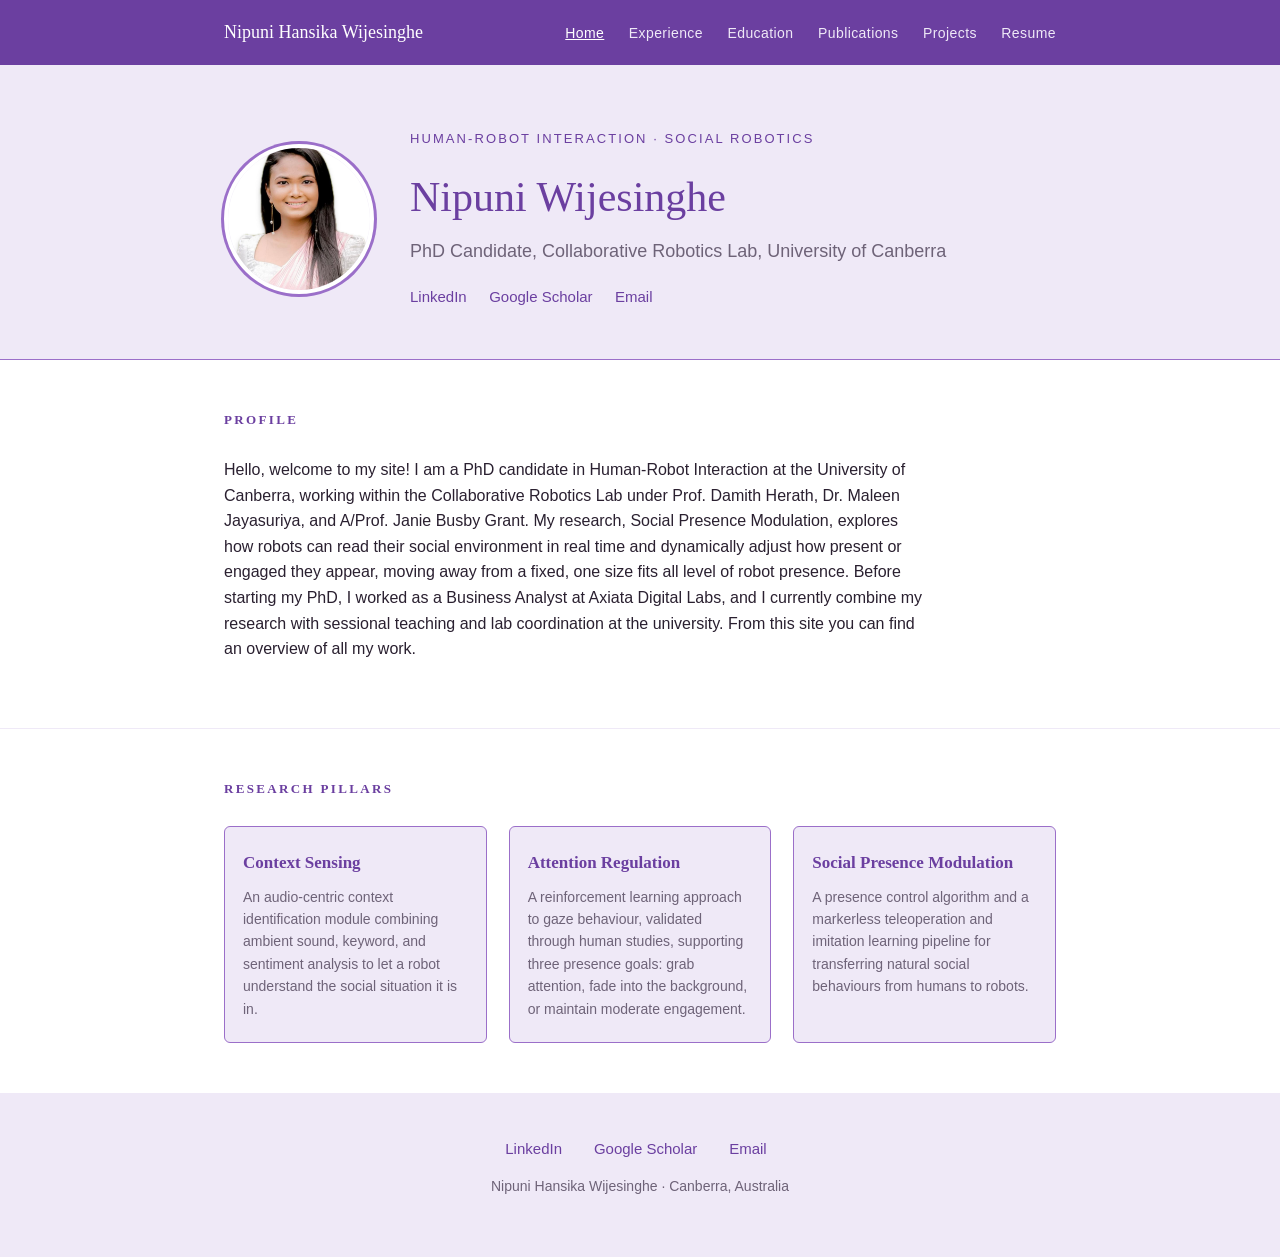
<file: index.html>
<!DOCTYPE html>
<html lang="en">
<head>
<meta charset="UTF-8">
<meta name="viewport" content="width=device-width, initial-scale=1.0">
<title>Nipuni Wijesinghe | Human-Robot Interaction Researcher</title>
<meta name="description" content="Nipuni Wijesinghe, PhD candidate in Human-Robot Interaction, Collaborative Robotics Lab, University of Canberra.">
<link rel="stylesheet" href="style.css">
</head>
<body>

<nav class="site-nav">
  <div class="wrap">
    <div class="brand"><a href="index.html">Nipuni Hansika Wijesinghe</a></div>
    <div class="nav-links">
      <a href="index.html" class="active">Home</a>
      <a href="experience.html">Experience</a>
      <a href="education.html">Education</a>
      <a href="publications.html">Publications</a>
      <a href="projects.html">Projects</a>
      <a href="NHW_CV.pdf">Resume</a>
    </div>
  </div>
</nav>

<header class="hero">
  <div class="wrap hero-inner">
    <!-- Replace profile.jpg with your own photo, keep the same filename, or update the src below to a different filename -->
    <img class="profile-photo" src="NHW.jpg" alt="Photo of Nipuni Wijesinghe" onerror="this.style.display='none'">
    <div>
      <div class="eyebrow">Human-Robot Interaction &middot; Social Robotics</div>
      <h1 class="name">Nipuni Wijesinghe</h1>
      <div class="tagline">PhD Candidate, Collaborative Robotics Lab, University of Canberra</div>
      <div class="links">
        <a href="https://www.linkedin.com/in/nipuni-h-wijesinghe" target="_blank">LinkedIn</a>
        <a href="https://scholar.google.com/citations?user=nkmKtdkAAAAJ&hl=en" target="_blank">Google Scholar</a>
        <a href="mailto:Nipuni.Wijesinghe@canberra.edu.au">Email</a>
      </div>
    </div>
  </div>
</header>

<section>
  <div class="wrap">
    <h2 class="section-title">Profile</h2>
    <p>Hello, welcome to my site! I am a PhD candidate in Human-Robot Interaction at the University of Canberra, working within the Collaborative Robotics Lab under Prof. Damith Herath, Dr. Maleen Jayasuriya, and A/Prof. Janie Busby Grant. My research, Social Presence Modulation, explores how robots can read their social environment in real time and dynamically adjust how present or engaged they appear, moving away from a fixed, one size fits all level of robot presence. Before starting my PhD, I worked as a Business Analyst at Axiata Digital Labs, and I currently combine my research with sessional teaching and lab coordination at the university. From this site you can find an overview of all my work. </p>
  </div>
</section>

<section>
  <div class="wrap">
    <h2 class="section-title">Research Pillars</h2>
    <div class="pillars">
      <div class="pillar">
        <h3>Context Sensing</h3>
        <p>An audio-centric context identification module combining ambient sound, keyword, and sentiment analysis to let a robot understand the social situation it is in.</p>
      </div>
      <div class="pillar">
        <h3>Attention Regulation</h3>
        <p>A reinforcement learning approach to gaze behaviour, validated through human studies, supporting three presence goals: grab attention, fade into the background, or maintain moderate engagement.</p>
      </div>
      <div class="pillar">
        <h3>Social Presence Modulation</h3>
        <p>A presence control algorithm and a markerless teleoperation and imitation learning pipeline for transferring natural social behaviours from humans to robots.</p>
      </div>
    </div>
  </div>
</section>

<footer>
  <div class="wrap">
    <div class="links">
      <a href="https://www.linkedin.com/in/nipuni-h-wijesinghe" target="_blank">LinkedIn</a>
      <a href="https://scholar.google.com/citations?user=nkmKtdkAAAAJ&hl=en" target="_blank">Google Scholar</a>
      <a href="mailto:Nipuni.Wijesinghe@canberra.edu.au">Email</a>
    </div>
    <div style="margin-top: 14px;">Nipuni Hansika Wijesinghe &middot; Canberra, Australia</div>
  </div>
</footer>

</body>
</html>
</file>
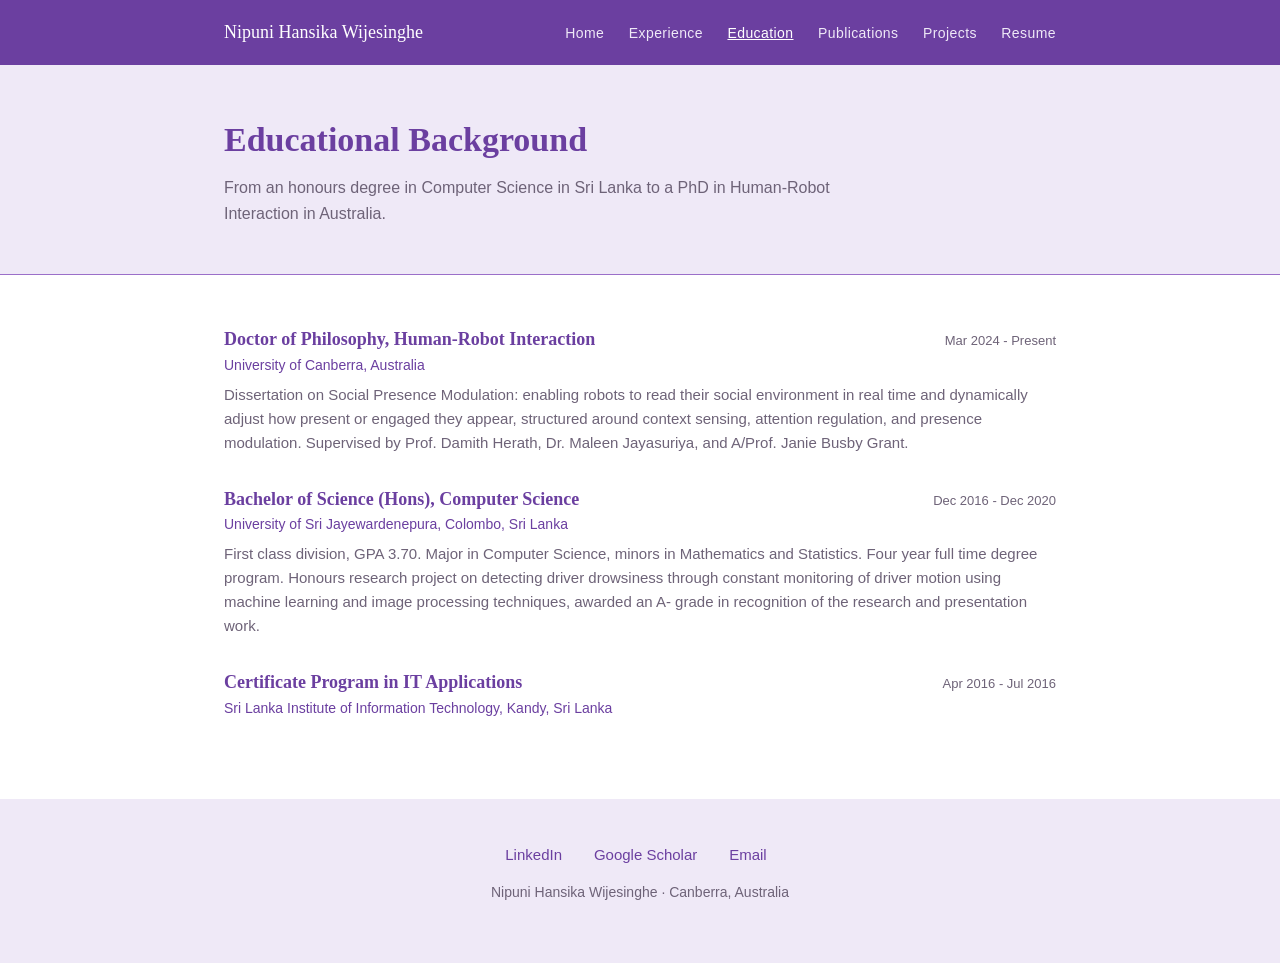
<file: education.html>
<!DOCTYPE html>
<html lang="en">
<head>
<meta charset="UTF-8">
<meta name="viewport" content="width=device-width, initial-scale=1.0">
<title>Education | Nipuni Hansika Wijesinghe</title>
<link rel="stylesheet" href="style.css">
</head>
<body>

<nav class="site-nav">
  <div class="wrap">
    <div class="brand"><a href="index.html">Nipuni Hansika Wijesinghe</a></div>
    <div class="nav-links">
      <a href="index.html">Home</a>
      <a href="experience.html">Experience</a>
      <a href="education.html" class="active">Education</a>
      <a href="publications.html">Publications</a>
      <a href="projects.html">Projects</a>
      <a href="NHW_CV.pdf">Resume</a>
    </div>
  </div>
</nav>

<header class="page-header">
  <div class="wrap">
    <h1>Educational Background</h1>
    <p>From an honours degree in Computer Science in Sri Lanka to a PhD in Human-Robot Interaction in Australia.</p>
  </div>
</header>

<section>
  <div class="wrap">

    <div class="entry">
      <div class="entry-head">
        <h3>Doctor of Philosophy, Human-Robot Interaction</h3>
        <span class="date">Mar 2024 - Present</span>
      </div>
      <div class="org">University of Canberra, Australia</div>
      <div class="desc">Dissertation on Social Presence Modulation: enabling robots to read their social environment in real time and dynamically adjust how present or engaged they appear, structured around context sensing, attention regulation, and presence modulation. Supervised by Prof. Damith Herath, Dr. Maleen Jayasuriya, and A/Prof. Janie Busby Grant.</div>
    </div>

    <div class="entry">
      <div class="entry-head">
        <h3>Bachelor of Science (Hons), Computer Science</h3>
        <span class="date">Dec 2016 - Dec 2020</span>
      </div>
      <div class="org">University of Sri Jayewardenepura, Colombo, Sri Lanka</div>
      <div class="desc">First class division, GPA 3.70. Major in Computer Science, minors in Mathematics and Statistics. Four year full time degree program. Honours research project on detecting driver drowsiness through constant monitoring of driver motion using machine learning and image processing techniques, awarded an A- grade in recognition of the research and presentation work.</div>
    </div>

    <div class="entry">
      <div class="entry-head">
        <h3>Certificate Program in IT Applications</h3>
        <span class="date">Apr 2016 - Jul 2016</span>
      </div>
      <div class="org">Sri Lanka Institute of Information Technology, Kandy, Sri Lanka</div>
    </div>

  </div>
</section>

<footer>
  <div class="wrap">
    <div class="links">
      <a href="https://www.linkedin.com/in/nipuni-wijeinghe" target="_blank">LinkedIn</a>
      <a href="https://scholar.google.com/citations?user=nkmKtdkAAAAJ&hl=en" target="_blank">Google Scholar</a>
      <a href="mailto:Nipuni.Wijesinghee@canberra.edu.au">Email</a>
    </div>
    <div style="margin-top: 14px;">Nipuni Hansika Wijesinghe &middot; Canberra, Australia</div>
  </div>
</footer>

</body>
</html>
</file>
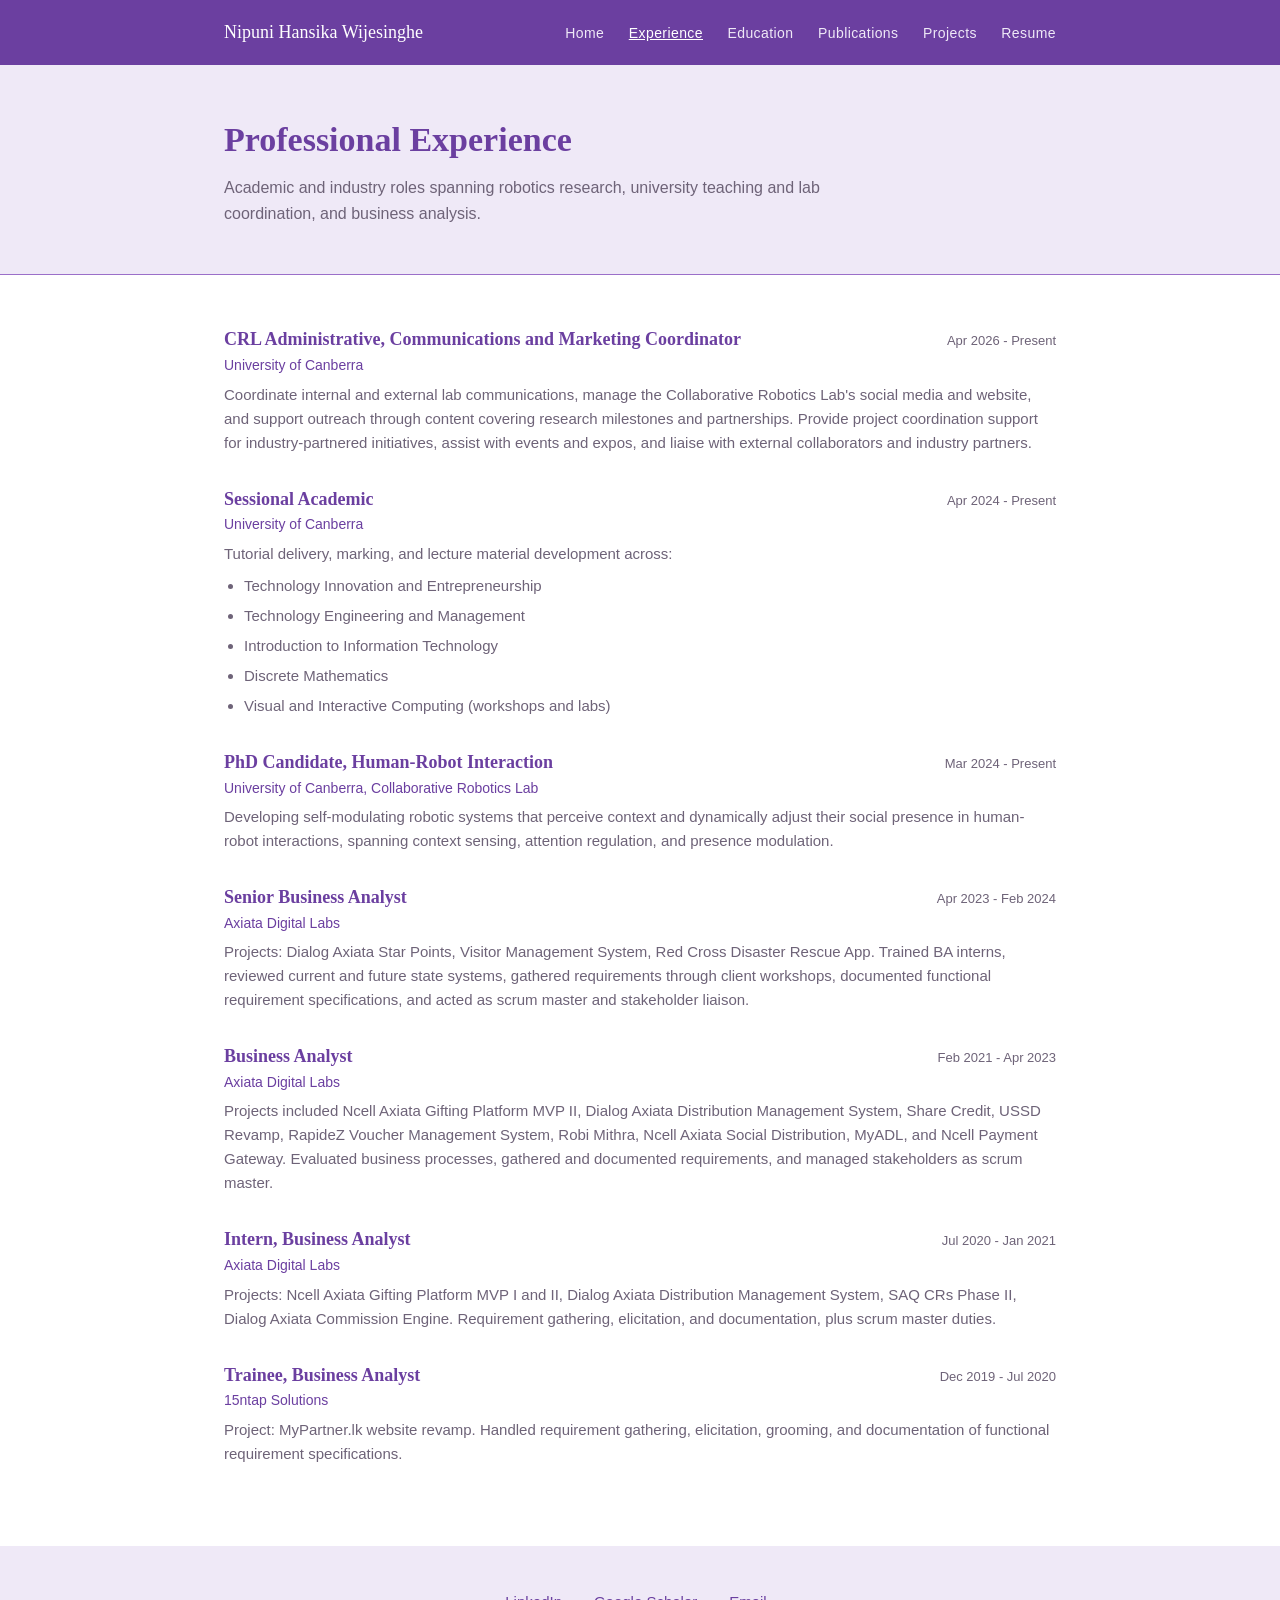
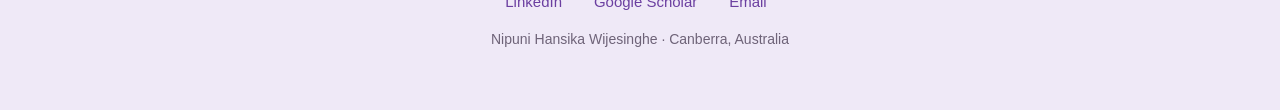
<file: experience.html>
<!DOCTYPE html>
<html lang="en">
<head>
<meta charset="UTF-8">
<meta name="viewport" content="width=device-width, initial-scale=1.0">
<title>Experience | Nipuni Hansika Wijesinghe</title>
<link rel="stylesheet" href="style.css">
</head>
<body>

<nav class="site-nav">
  <div class="wrap">
    <div class="brand"><a href="index.html">Nipuni Hansika Wijesinghe</a></div>
    <div class="nav-links">
      <a href="index.html">Home</a>
      <a href="experience.html" class="active">Experience</a>
      <a href="education.html">Education</a>
      <a href="publications.html">Publications</a>
      <a href="projects.html">Projects</a>
      <a href="NHW_CV.pdf">Resume</a>
    </div>
  </div>
</nav>

<header class="page-header">
  <div class="wrap">
    <h1>Professional Experience</h1>
    <p>Academic and industry roles spanning robotics research, university teaching and lab coordination, and business analysis.</p>
  </div>
</header>

<section>
  <div class="wrap">

    <div class="entry">
      <div class="entry-head">
        <h3>CRL Administrative, Communications and Marketing Coordinator</h3>
        <span class="date">Apr 2026 - Present</span>
      </div>
      <div class="org">University of Canberra</div>
      <div class="desc">Coordinate internal and external lab communications, manage the Collaborative Robotics Lab's social media and website, and support outreach through content covering research milestones and partnerships. Provide project coordination support for industry-partnered initiatives, assist with events and expos, and liaise with external collaborators and industry partners.</div>
    </div>

    <div class="entry">
      <div class="entry-head">
        <h3>Sessional Academic</h3>
        <span class="date">Apr 2024 - Present</span>
      </div>
      <div class="org">University of Canberra</div>
      <div class="desc">Tutorial delivery, marking, and lecture material development across:
        <ul class="plain">
          <li>Technology Innovation and Entrepreneurship</li>
          <li>Technology Engineering and Management</li>
          <li>Introduction to Information Technology</li>
          <li>Discrete Mathematics</li>
          <li>Visual and Interactive Computing (workshops and labs)</li>
        </ul>
      </div>
    </div>

    <div class="entry">
      <div class="entry-head">
        <h3>PhD Candidate, Human-Robot Interaction</h3>
        <span class="date">Mar 2024 - Present</span>
      </div>
      <div class="org">University of Canberra, Collaborative Robotics Lab</div>
      <div class="desc">Developing self-modulating robotic systems that perceive context and dynamically adjust their social presence in human-robot interactions, spanning context sensing, attention regulation, and presence modulation.</div>
    </div>

    <div class="entry">
      <div class="entry-head">
        <h3>Senior Business Analyst</h3>
        <span class="date">Apr 2023 - Feb 2024</span>
      </div>
      <div class="org">Axiata Digital Labs</div>
      <div class="desc">Projects: Dialog Axiata Star Points, Visitor Management System, Red Cross Disaster Rescue App. Trained BA interns, reviewed current and future state systems, gathered requirements through client workshops, documented functional requirement specifications, and acted as scrum master and stakeholder liaison.</div>
    </div>

    <div class="entry">
      <div class="entry-head">
        <h3>Business Analyst</h3>
        <span class="date">Feb 2021 - Apr 2023</span>
      </div>
      <div class="org">Axiata Digital Labs</div>
      <div class="desc">Projects included Ncell Axiata Gifting Platform MVP II, Dialog Axiata Distribution Management System, Share Credit, USSD Revamp, RapideZ Voucher Management System, Robi Mithra, Ncell Axiata Social Distribution, MyADL, and Ncell Payment Gateway. Evaluated business processes, gathered and documented requirements, and managed stakeholders as scrum master.</div>
    </div>

    <div class="entry">
      <div class="entry-head">
        <h3>Intern, Business Analyst</h3>
        <span class="date">Jul 2020 - Jan 2021</span>
      </div>
      <div class="org">Axiata Digital Labs</div>
      <div class="desc">Projects: Ncell Axiata Gifting Platform MVP I and II, Dialog Axiata Distribution Management System, SAQ CRs Phase II, Dialog Axiata Commission Engine. Requirement gathering, elicitation, and documentation, plus scrum master duties.</div>
    </div>

    <div class="entry">
      <div class="entry-head">
        <h3>Trainee, Business Analyst</h3>
        <span class="date">Dec 2019 - Jul 2020</span>
      </div>
      <div class="org">15ntap Solutions</div>
      <div class="desc">Project: MyPartner.lk website revamp. Handled requirement gathering, elicitation, grooming, and documentation of functional requirement specifications.</div>
    </div>

  </div>
</section>

<footer>
  <div class="wrap">
    <div class="links">
      <a href="https://www.linkedin.com/in/nipuni-wijeinghe" target="_blank">LinkedIn</a>
      <a href="https://scholar.google.com/citations?user=nkmKtdkAAAAJ&hl=en" target="_blank">Google Scholar</a>
      <a href="mailto:Nipuni.Wijesinghee@canberra.edu.au">Email</a>
    </div>
    <div style="margin-top: 14px;">Nipuni Hansika Wijesinghe &middot; Canberra, Australia</div>
  </div>
</footer>

</body>
</html>
</file>
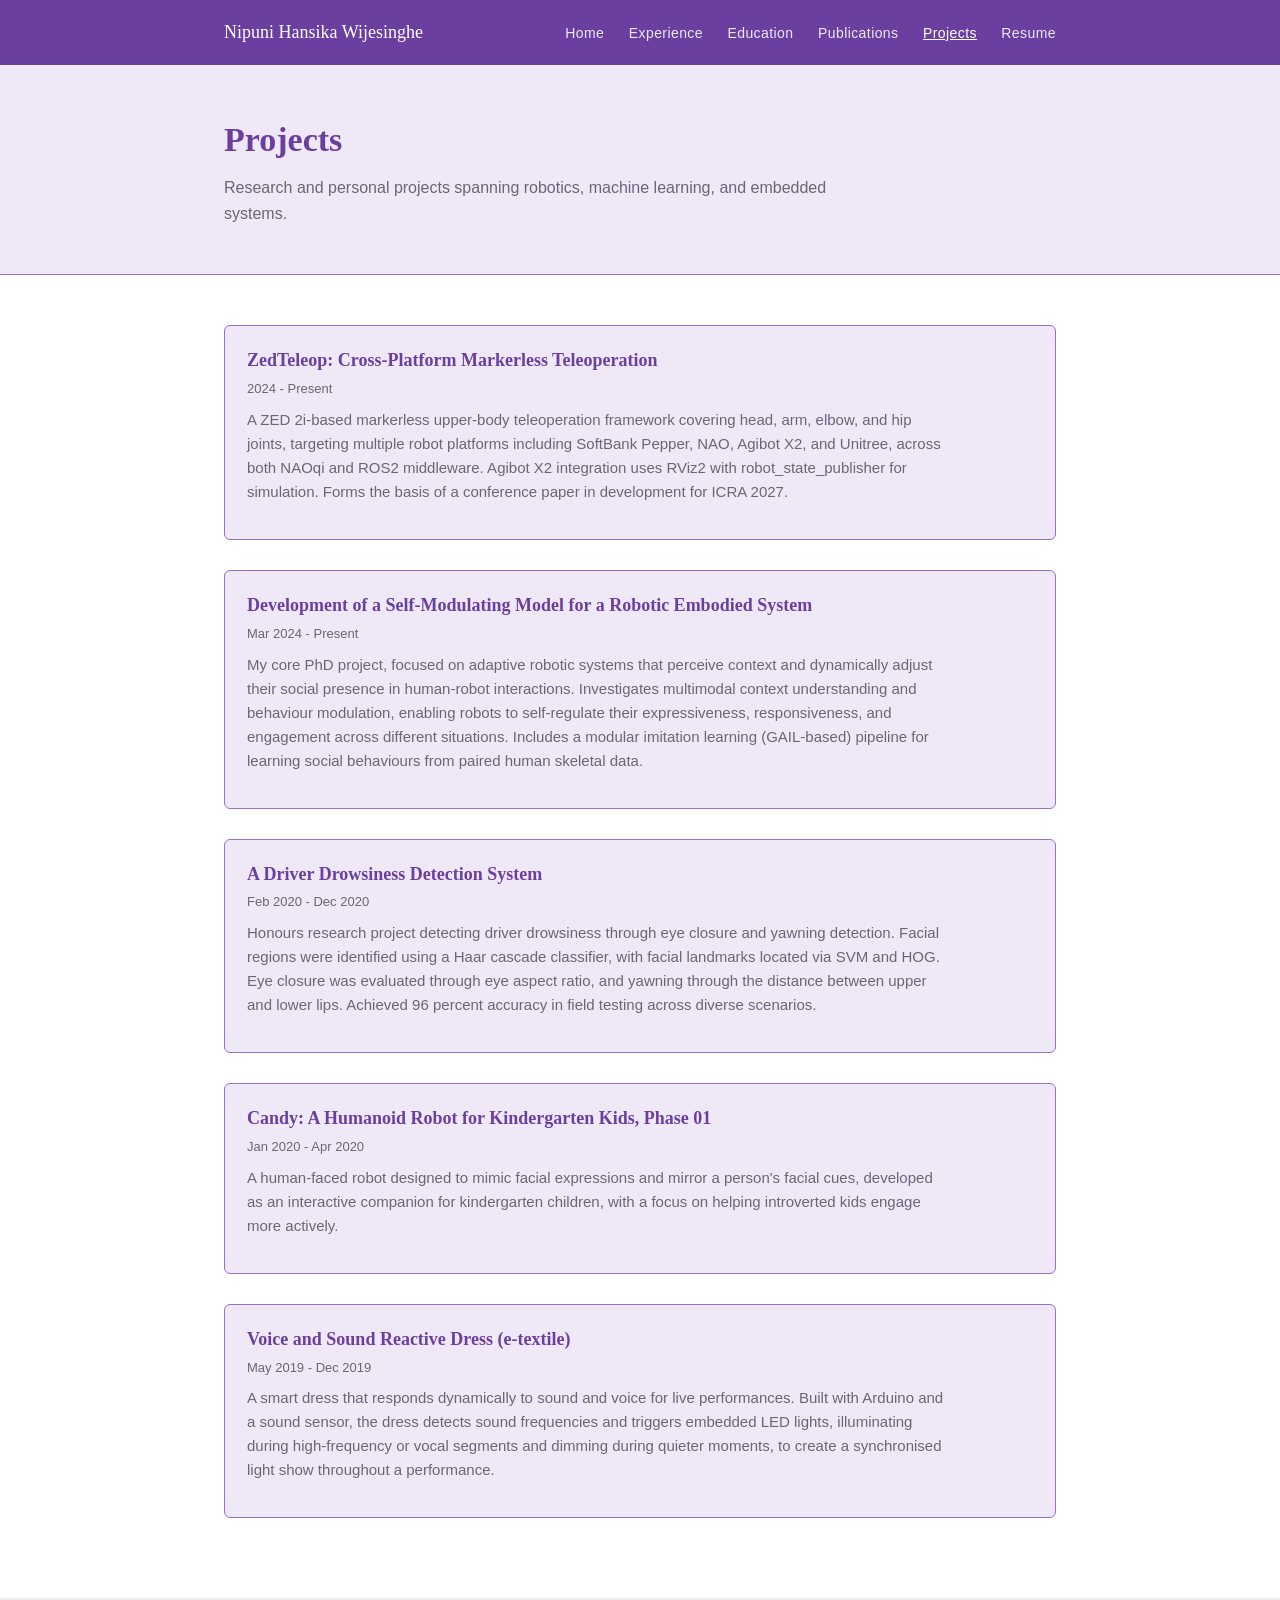
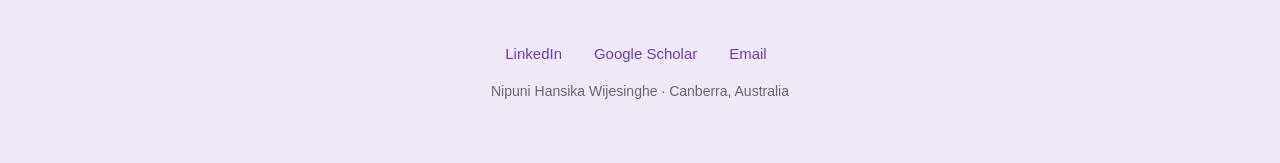
<file: projects.html>
<!DOCTYPE html>
<html lang="en">
<head>
<meta charset="UTF-8">
<meta name="viewport" content="width=device-width, initial-scale=1.0">
<title>Projects | Nipuni Hansika Wijesinghe</title>
<link rel="stylesheet" href="style.css">
</head>
<body>

<nav class="site-nav">
  <div class="wrap">
    <div class="brand"><a href="index.html">Nipuni Hansika Wijesinghe</a></div>
    <div class="nav-links">
      <a href="index.html">Home</a>
      <a href="experience.html">Experience</a>
      <a href="education.html">Education</a>
      <a href="publications.html">Publications</a>
      <a href="projects.html" class="active">Projects</a>
      <a href="NHW_CV.pdf">Resume</a>
    </div>
  </div>
</nav>

<header class="page-header">
  <div class="wrap">
    <h1>Projects</h1>
    <p>Research and personal projects spanning robotics, machine learning, and embedded systems.</p>
  </div>
</header>

<section>
  <div class="wrap">

    <div class="project-card">
      <h3>ZedTeleop: Cross-Platform Markerless Teleoperation</h3>
      <div class="date">2024 - Present</div>
      <p>A ZED 2i-based markerless upper-body teleoperation framework covering head, arm, elbow, and hip joints, targeting multiple robot platforms including SoftBank Pepper, NAO, Agibot X2, and Unitree, across both NAOqi and ROS2 middleware. Agibot X2 integration uses RViz2 with robot_state_publisher for simulation. Forms the basis of a conference paper in development for ICRA 2027.</p>
    </div>

    <div class="project-card">
      <h3>Development of a Self-Modulating Model for a Robotic Embodied System</h3>
      <div class="date">Mar 2024 - Present</div>
      <p>My core PhD project, focused on adaptive robotic systems that perceive context and dynamically adjust their social presence in human-robot interactions. Investigates multimodal context understanding and behaviour modulation, enabling robots to self-regulate their expressiveness, responsiveness, and engagement across different situations. Includes a modular imitation learning (GAIL-based) pipeline for learning social behaviours from paired human skeletal data.</p>
    </div>

    <div class="project-card">
      <h3>A Driver Drowsiness Detection System</h3>
      <div class="date">Feb 2020 - Dec 2020</div>
      <p>Honours research project detecting driver drowsiness through eye closure and yawning detection. Facial regions were identified using a Haar cascade classifier, with facial landmarks located via SVM and HOG. Eye closure was evaluated through eye aspect ratio, and yawning through the distance between upper and lower lips. Achieved 96 percent accuracy in field testing across diverse scenarios.</p>
    </div>

    <div class="project-card">
      <h3>Candy: A Humanoid Robot for Kindergarten Kids, Phase 01</h3>
      <div class="date">Jan 2020 - Apr 2020</div>
      <p>A human-faced robot designed to mimic facial expressions and mirror a person's facial cues, developed as an interactive companion for kindergarten children, with a focus on helping introverted kids engage more actively.</p>
    </div>

    <div class="project-card">
      <h3>Voice and Sound Reactive Dress (e-textile)</h3>
      <div class="date">May 2019 - Dec 2019</div>
      <p>A smart dress that responds dynamically to sound and voice for live performances. Built with Arduino and a sound sensor, the dress detects sound frequencies and triggers embedded LED lights, illuminating during high-frequency or vocal segments and dimming during quieter moments, to create a synchronised light show throughout a performance.</p>
    </div>

  </div>
</section>

<footer>
  <div class="wrap">
    <div class="links">
      <a href="https://www.linkedin.com/in/nipuni-wijeinghe" target="_blank">LinkedIn</a>
      <a href="https://scholar.google.com/citations?user=nkmKtdkAAAAJ&hl=en" target="_blank">Google Scholar</a>
      <a href="mailto:Nipuni.Wijesinghee@canberra.edu.au">Email</a>
    </div>
    <div style="margin-top: 14px;">Nipuni Hansika Wijesinghe &middot; Canberra, Australia</div>
  </div>
</footer>

</body>
</html>
</file>
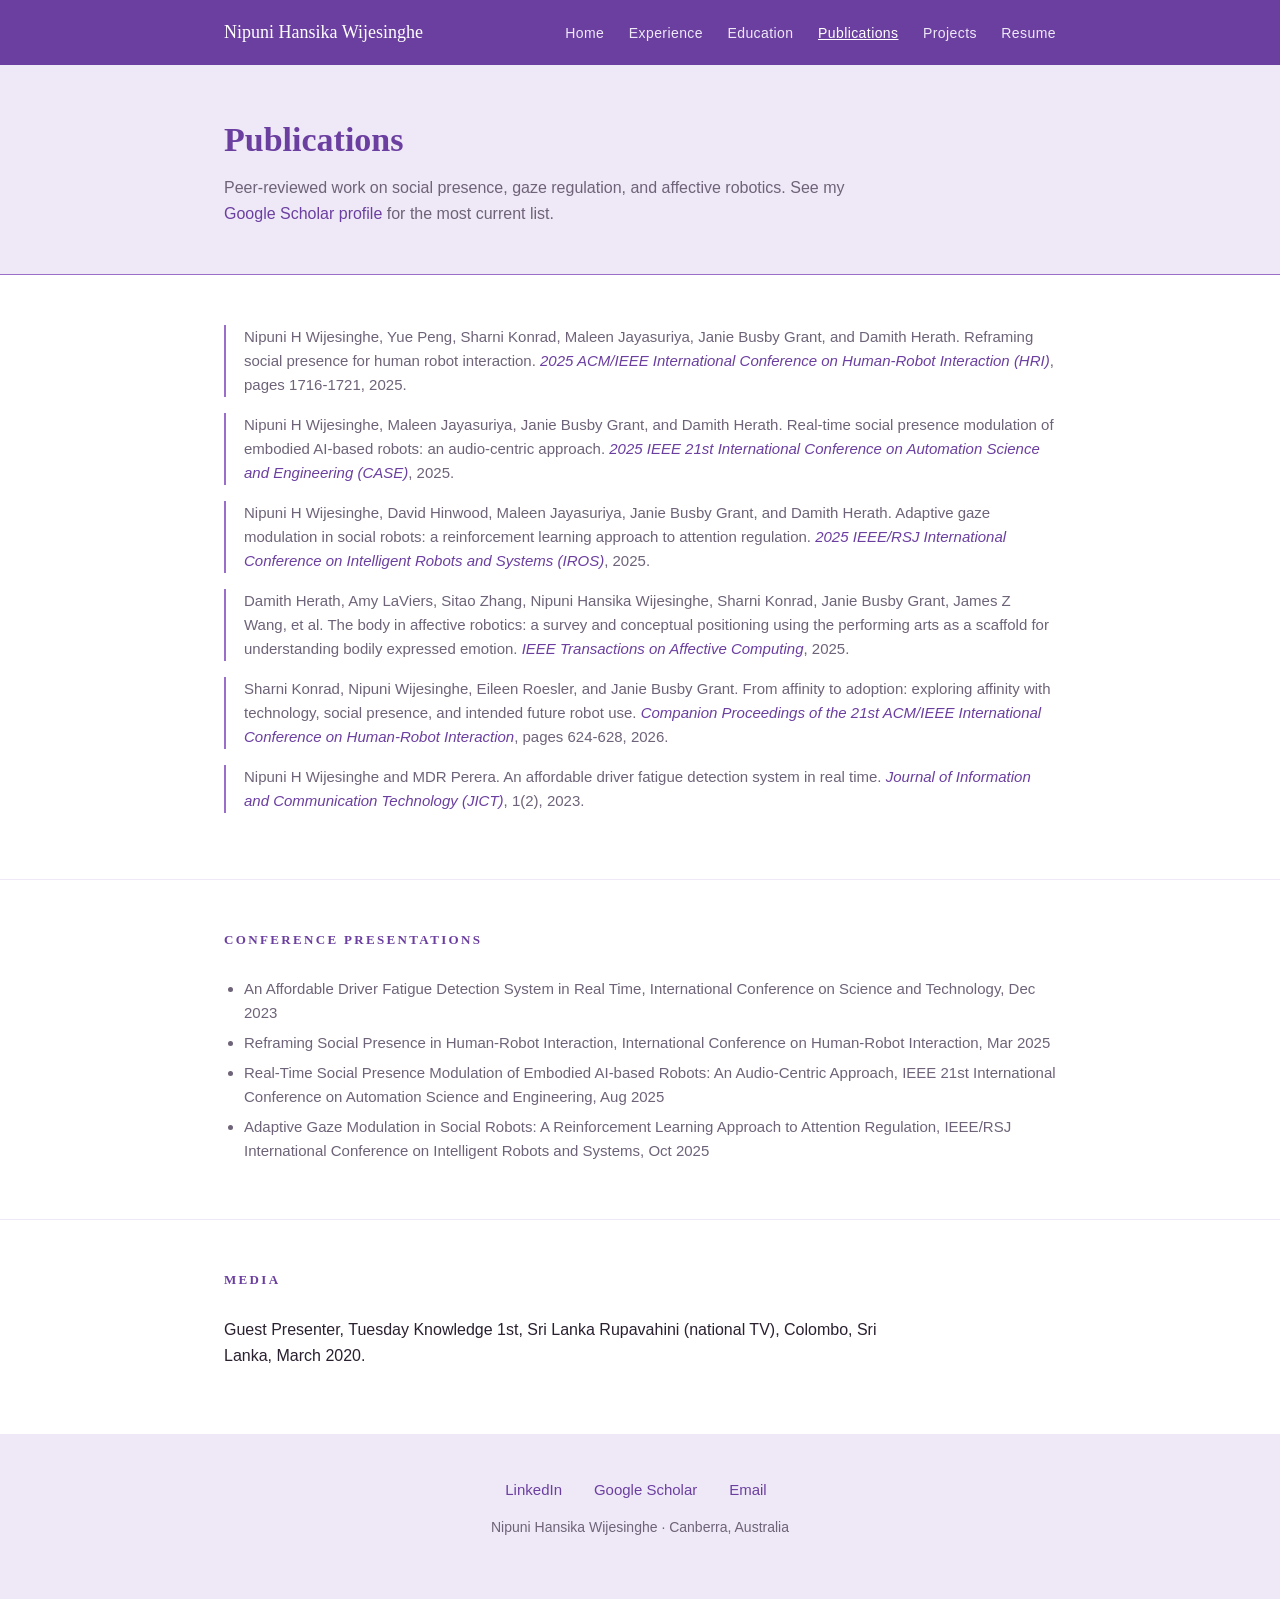
<file: publications.html>
<!DOCTYPE html>
<html lang="en">
<head>
<meta charset="UTF-8">
<meta name="viewport" content="width=device-width, initial-scale=1.0">
<title>Publications | Nipuni Hansika Wijesinghe</title>
<link rel="stylesheet" href="style.css">
</head>
<body>

<nav class="site-nav">
  <div class="wrap">
    <div class="brand"><a href="index.html">Nipuni Hansika Wijesinghe</a></div>
    <div class="nav-links">
      <a href="index.html">Home</a>
      <a href="experience.html">Experience</a>
      <a href="education.html">Education</a>
      <a href="publications.html" class="active">Publications</a>
      <a href="projects.html">Projects</a>
      <a href="NHW_CV.pdf">Resume</a>
    </div>
  </div>
</nav>

<header class="page-header">
  <div class="wrap">
    <h1>Publications</h1>
    <p>Peer-reviewed work on social presence, gaze regulation, and affective robotics. See my <a href="https://scholar.google.com/citations?user=nkmKtdkAAAAJ&hl=en" target="_blank">Google Scholar profile</a> for the most current list.</p>
  </div>
</header>

<section>
  <div class="wrap">

    <div class="pub">Nipuni H Wijesinghe, Yue Peng, Sharni Konrad, Maleen Jayasuriya, Janie Busby Grant, and Damith Herath. Reframing social presence for human robot interaction. <span class="venue">2025 ACM/IEEE International Conference on Human-Robot Interaction (HRI)</span>, pages 1716-1721, 2025.</div>

    <div class="pub">Nipuni H Wijesinghe, Maleen Jayasuriya, Janie Busby Grant, and Damith Herath. Real-time social presence modulation of embodied AI-based robots: an audio-centric approach. <span class="venue">2025 IEEE 21st International Conference on Automation Science and Engineering (CASE)</span>, 2025.</div>

    <div class="pub">Nipuni H Wijesinghe, David Hinwood, Maleen Jayasuriya, Janie Busby Grant, and Damith Herath. Adaptive gaze modulation in social robots: a reinforcement learning approach to attention regulation. <span class="venue">2025 IEEE/RSJ International Conference on Intelligent Robots and Systems (IROS)</span>, 2025.</div>

    <div class="pub">Damith Herath, Amy LaViers, Sitao Zhang, Nipuni Hansika Wijesinghe, Sharni Konrad, Janie Busby Grant, James Z Wang, et al. The body in affective robotics: a survey and conceptual positioning using the performing arts as a scaffold for understanding bodily expressed emotion. <span class="venue">IEEE Transactions on Affective Computing</span>, 2025.</div>

    <div class="pub">Sharni Konrad, Nipuni Wijesinghe, Eileen Roesler, and Janie Busby Grant. From affinity to adoption: exploring affinity with technology, social presence, and intended future robot use. <span class="venue">Companion Proceedings of the 21st ACM/IEEE International Conference on Human-Robot Interaction</span>, pages 624-628, 2026.</div>

    <div class="pub">Nipuni H Wijesinghe and MDR Perera. An affordable driver fatigue detection system in real time. <span class="venue">Journal of Information and Communication Technology (JICT)</span>, 1(2), 2023.</div>

  </div>
</section>

<section>
  <div class="wrap">
    <h2 class="section-title">Conference Presentations</h2>
    <ul class="plain">
      <li>An Affordable Driver Fatigue Detection System in Real Time, International Conference on Science and Technology, Dec 2023</li>
      <li>Reframing Social Presence in Human-Robot Interaction, International Conference on Human-Robot Interaction, Mar 2025</li>
      <li>Real-Time Social Presence Modulation of Embodied AI-based Robots: An Audio-Centric Approach, IEEE 21st International Conference on Automation Science and Engineering, Aug 2025</li>
      <li>Adaptive Gaze Modulation in Social Robots: A Reinforcement Learning Approach to Attention Regulation, IEEE/RSJ International Conference on Intelligent Robots and Systems, Oct 2025</li>
    </ul>
  </div>
</section>

<section>
  <div class="wrap">
    <h2 class="section-title">Media</h2>
    <p>Guest Presenter, Tuesday Knowledge 1st, Sri Lanka Rupavahini (national TV), Colombo, Sri Lanka, March 2020.</p>
  </div>
</section>

<footer>
  <div class="wrap">
    <div class="links">
      <a href="https://www.linkedin.com/in/nipuni-wijeinghe" target="_blank">LinkedIn</a>
      <a href="https://scholar.google.com/citations?user=nkmKtdkAAAAJ&hl=en" target="_blank">Google Scholar</a>
      <a href="mailto:Nipuni.Wijesinghee@canberra.edu.au">Email</a>
    </div>
    <div style="margin-top: 14px;">Nipuni Hansika Wijesinghe &middot; Canberra, Australia</div>
  </div>
</footer>

</body>
</html>
</file>
<file: style.css>
:root {
  /* --purple: #4a2a73; */
  --purple: #6b3fa0;
  --purple-light: #9b6fc9;
  --lilac: #efe9f7;
  --white: #ffffff;
  --ink: #2a2030;
  --muted: #6e6378;
  --display: "Georgia", "Iowan Old Style", serif;
  --body: "Helvetica Neue", Arial, sans-serif;
}

* { box-sizing: border-box; }

body {
  margin: 0;
  background: var(--white);
  color: var(--ink);
  font-family: var(--body);
  line-height: 1.6;
}

a { color: var(--purple); text-decoration: none; }
a:hover { text-decoration: underline; }

.wrap { max-width: 880px; margin: 0 auto; padding: 0 24px; }

/* Nav */
nav.site-nav {
  /* background: var(--purple); */
   background: var(--purple);
  padding: 18px 0;
}

nav.site-nav .wrap {
  display: flex;
  justify-content: space-between;
  align-items: center;
  flex-wrap: wrap;
  gap: 12px;
}

nav.site-nav .brand {
  color: var(--white);
  font-family: var(--display);
  font-size: 18px;
}

nav.site-nav .brand a { color: var(--white); }

nav.site-nav .nav-links a {
  color: var(--lilac);
  margin-left: 20px;
  font-size: 14px;
  letter-spacing: 0.03em;
}

nav.site-nav .nav-links a.active,
nav.site-nav .nav-links a:hover {
  color: var(--white);
  text-decoration: underline;
}

/* Hero */
header.hero {
  background: var(--lilac);
  padding: 64px 0 50px;
  border-bottom: 1px solid var(--purple-light);
}

header.hero .hero-inner {
  display: flex;
  align-items: center;
  gap: 36px;
  flex-wrap: wrap;
}

.profile-photo {
  width: 150px;
  height: 150px;
  border-radius: 50%;
  object-fit: cover;
  border: 4px solid var(--white);
  box-shadow: 0 0 0 3px var(--purple-light);
  background: var(--purple-light);
  flex-shrink: 0;
}

.eyebrow {
  font-size: 13px;
  letter-spacing: 0.16em;
  text-transform: uppercase;
  color: var(--purple);
  margin-bottom: 14px;
}

h1.name {
  font-family: var(--display);
  font-size: 42px;
  margin: 0 0 6px;
  color: var(--purple);
  /* color: var(--purple); */
  font-weight: 500;
}

.tagline {
  font-size: 18px;
  color: var(--muted);
  margin-bottom: 18px;
}

.metaphor {
  font-family: var(--display);
  font-style: italic;
  font-size: 17px;
  color: var(--purple);
  border-left: 2px solid var(--purple);
  padding-left: 14px;
  margin-bottom: 18px;
}

.links a { margin-right: 18px; font-size: 15px; }

/* Page header for sub-pages */
header.page-header {
  background: var(--lilac);
  padding: 48px 0;
  border-bottom: 1px solid var(--purple-light);
}

header.page-header h1 {
  font-family: var(--display);
  color: var(--purple);
  /* color: var(--purple); */
  font-size: 34px;
  margin: 0 0 8px;
}

header.page-header p {
  color: var(--muted);
  max-width: 640px;
  margin: 0;
}

/* Sections */
section {
  padding: 50px 0;
  border-bottom: 1px solid var(--lilac);
}

section:last-of-type { border-bottom: none; }

h2.section-title {
  font-family: var(--display);
  font-size: 13px;
  letter-spacing: 0.18em;
  text-transform: uppercase;
  color: var(--purple);
  margin: 0 0 26px;
}

p { color: var(--ink); max-width: 700px; }

.pillars {
  display: grid;
  grid-template-columns: repeat(3, 1fr);
  gap: 22px;
  margin-top: 10px;
}

.pillar {
  background: var(--lilac);
  border: 1px solid var(--purple-light);
  padding: 22px 18px;
  border-radius: 6px;
}

.pillar h3 {
  font-family: var(--display);
  font-size: 17px;
  margin: 0 0 10px;
  color: var(--purple);
  /* color: var(--purple); */
}

.pillar p { font-size: 14px; color: var(--muted); margin: 0; }

.entry { margin-bottom: 30px; }

.entry-head {
  display: flex;
  justify-content: space-between;
  align-items: baseline;
  flex-wrap: wrap;
  gap: 6px;
}

.entry h3 {
  font-family: var(--display);
  font-size: 18px;
  color: var(--purple);
  margin: 0;
}

.entry .org { color: var(--purple); font-size: 14px; }
.entry .date { font-size: 13px; color: var(--muted); white-space: nowrap; }
.entry .desc { font-size: 15px; color: var(--muted); margin-top: 6px; }

ul.plain { padding-left: 20px; margin: 8px 0 0; }
ul.plain li { color: var(--muted); font-size: 15px; margin-bottom: 6px; }

.pub {
  font-size: 15px;
  color: var(--muted);
  margin-bottom: 16px;
  padding-left: 18px;
  border-left: 2px solid var(--purple-light);
}
.pub .venue { color: var(--purple); font-style: italic; }

.skills-grid {
  display: grid;
  grid-template-columns: repeat(auto-fit, minmax(180px, 1fr));
  gap: 18px;
  margin-top: 6px;
}
.skills-grid h4 {
  font-family: var(--display);
  font-size: 14px;
  color: var(--purple);
  margin: 0 0 8px;
}
.skills-grid p { font-size: 14px; color: var(--muted); margin: 0; }

.project-card {
  margin-bottom: 30px;
  padding: 20px 22px;
  background: var(--lilac);
  border-radius: 6px;
  border: 1px solid var(--purple-light);
}

.project-card h3 {
  font-family: var(--display);
  color: var(--purple);
  margin: 0 0 4px;
  font-size: 18px;
}

.project-card .date {
  font-size: 13px;
  color: var(--muted);
}

.project-card p {
  font-size: 15px;
  color: var(--muted);
  margin-top: 8px;
}

.cv-actions {
  display: flex;
  gap: 14px;
  flex-wrap: wrap;
  margin: 20px 0 30px;
}

.btn {
  display: inline-block;
  background: var(--purple);
  color: var(--white);
  padding: 12px 22px;
  border-radius: 4px;
  font-size: 15px;
}

.btn:hover { background: var(--purple); text-decoration: none; }

.btn.outline {
  background: transparent;
  color: var(--purple);
  border: 1px solid var(--purple);
}

.btn.outline:hover { background: var(--lilac); }

.cv-embed {
  width: 100%;
  height: 900px;
  border: 1px solid var(--purple-light);
  border-radius: 6px;
}

footer {
  padding: 44px 0 60px;
  text-align: center;
  color: var(--muted);
  font-size: 14px;
  background: var(--lilac);
}

footer a { margin: 0 10px; }

@media (max-width: 640px) {
  h1.name { font-size: 30px; }
  .pillars { grid-template-columns: 1fr; }
  header.hero { padding: 48px 0 36px; }
  header.hero .hero-inner { flex-direction: column; text-align: center; }
  .profile-photo { width: 120px; height: 120px; }
  nav.site-nav .wrap { flex-direction: column; align-items: flex-start; }
  nav.site-nav .nav-links a { margin-left: 0; margin-right: 16px; }
}
</file>
